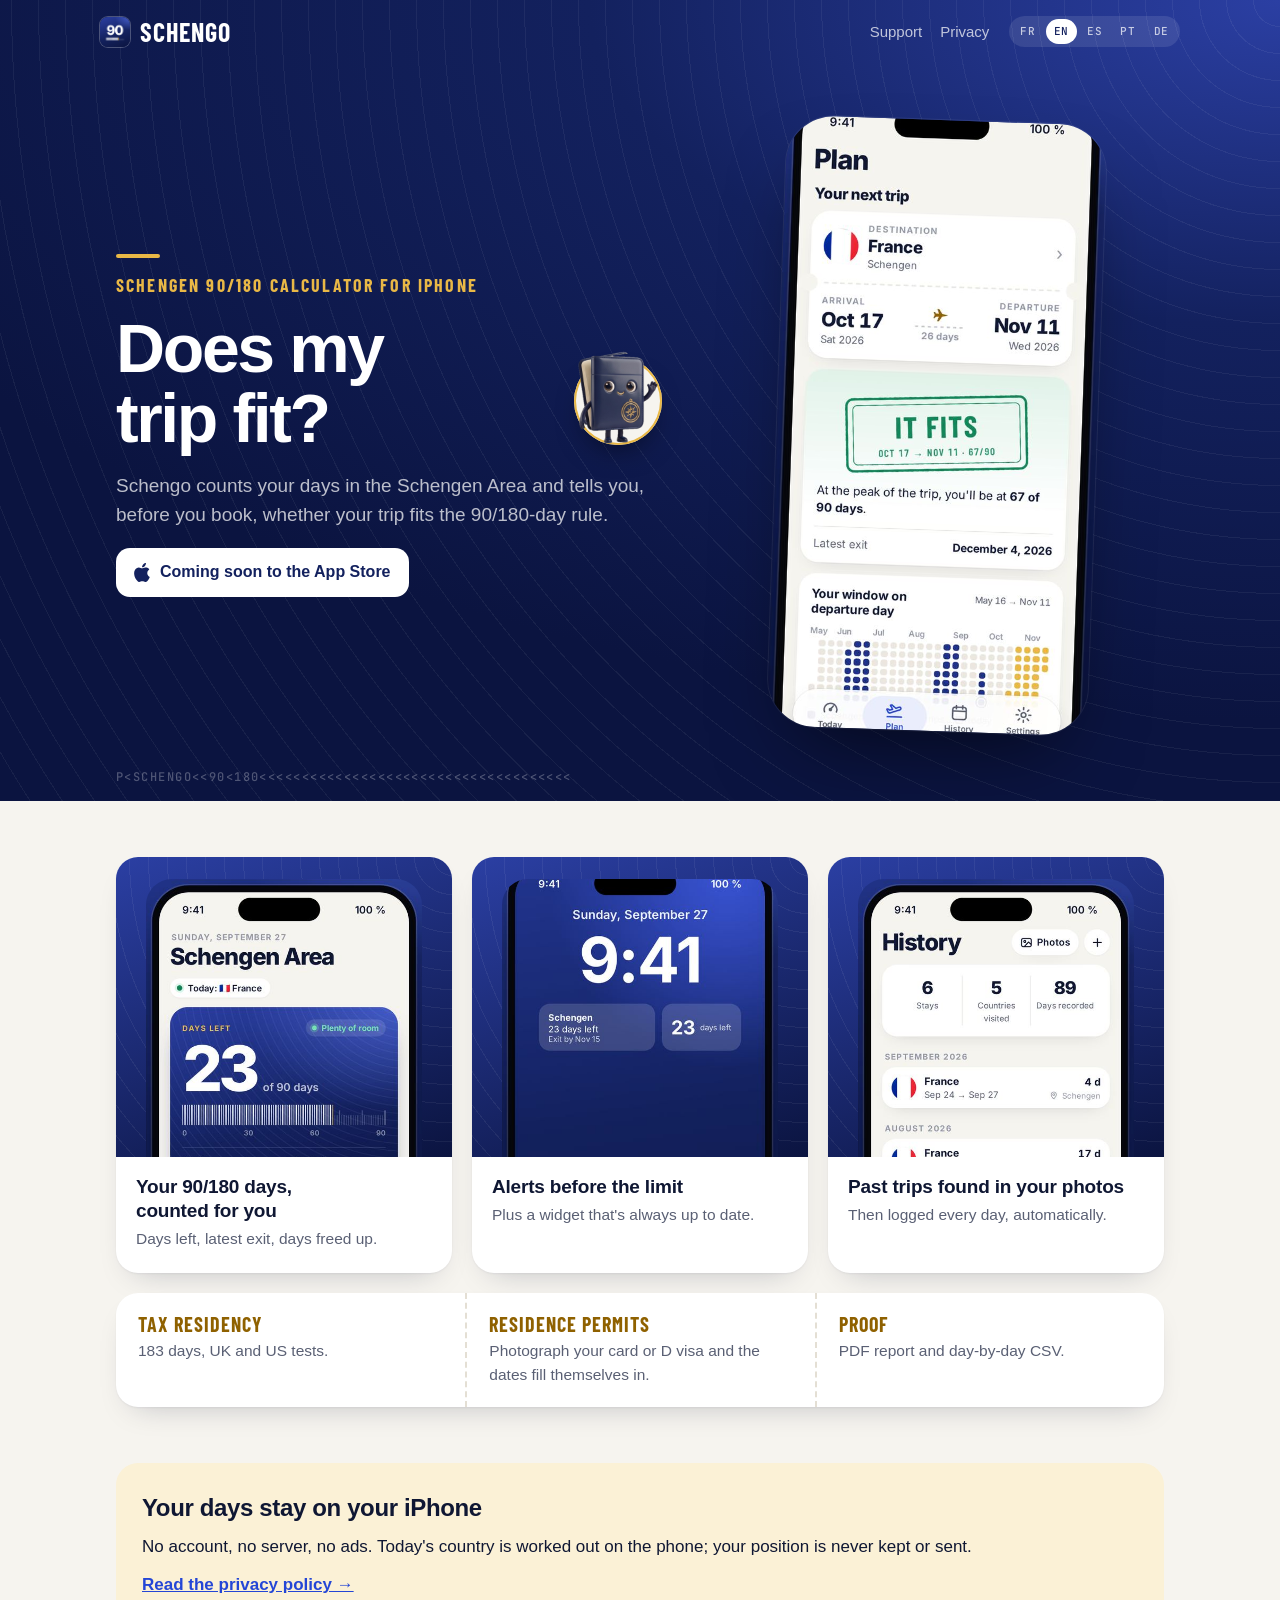
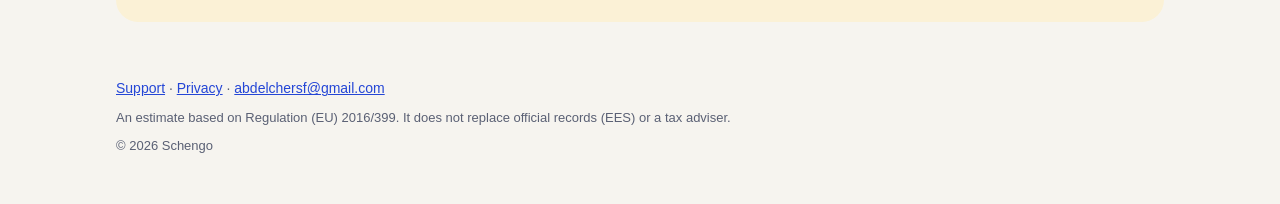
<file: index.html>
<!doctype html>
<html lang="fr">
<head>
<meta charset="utf-8">
<meta name="viewport" content="width=device-width, initial-scale=1">
<title>Schengo · Schengen 90/180</title>
<meta name="description" content="Schengo : calculateur Schengen 90/180 et jours de résidence fiscale pour iPhone. Schengen 90/180 calculator for iPhone.">
<link rel="icon" href="img/icon-128.png">
<link rel="preconnect" href="https://fonts.googleapis.com">
<link rel="preconnect" href="https://fonts.gstatic.com" crossorigin>
<link rel="stylesheet" href="https://fonts.googleapis.com/css2?family=Barlow+Condensed:wght@600;700&family=JetBrains+Mono:wght@500&display=swap">
<link rel="stylesheet" href="site.css">
<script>try{var s=localStorage.getItem("lang");var n=(navigator.language||"fr").slice(0,2);var l=["fr","en","es","pt","de"].indexOf(s)>=0?s:(["fr","en","es","pt","de"].indexOf(n)>=0?n:"en");document.documentElement.dataset.lang=l;document.documentElement.lang=l}catch(_){}</script>
</head>
<body class="home">
<header class="bar">
  <a class="brand" href="./"><img class="seal" src="img/icon-128.png" width="30" height="30" alt="">Schengo</a>
  <nav class="links"><a href="support.html"><span data-l="fr" lang="fr">Assistance</span><span data-l="en" lang="en">Support</span><span data-l="es" lang="es">Soporte</span><span data-l="pt" lang="pt">Suporte</span><span data-l="de" lang="de">Hilfe</span></a><a href="privacy.html"><span data-l="fr" lang="fr">Confidentialité</span><span data-l="en" lang="en">Privacy</span><span data-l="es" lang="es">Privacidad</span><span data-l="pt" lang="pt">Privacidade</span><span data-l="de" lang="de">Datenschutz</span></a></nav>
  <div class="langs" role="group" aria-label="Language"><button type="button" data-set="fr">FR</button><button type="button" data-set="en">EN</button><button type="button" data-set="es">ES</button><button type="button" data-set="pt">PT</button><button type="button" data-set="de">DE</button></div>
</header>
<main>
<section class="hero">
  <div class="hero-inner">
    <div class="hero-text"><div data-l="fr" lang="fr"><p class="eyebrow">Calculateur Schengen 90/180 pour iPhone</p>
<div class="title-row"><h1>Est-ce que mon voyage passe ?</h1><span class="medallion"><img class="mascot" src="img/schengo-salut.png" width="96" alt=""></span></div>
<p class="lede">Schengo compte tes jours dans l&#x27;espace Schengen et te dit, avant de réserver, si ton voyage tient dans les 90 jours sur 180.</p>
<p class="soon"><span class="apple" aria-hidden="true"></span>Bientôt sur l&#x27;App Store</p></div>
<div data-l="en" lang="en"><p class="eyebrow">Schengen 90/180 calculator for iPhone</p>
<div class="title-row"><h1>Does my trip fit?</h1><span class="medallion"><img class="mascot" src="img/schengo-salut.png" width="96" alt=""></span></div>
<p class="lede">Schengo counts your days in the Schengen Area and tells you, before you book, whether your trip fits the 90/180-day rule.</p>
<p class="soon"><span class="apple" aria-hidden="true"></span>Coming soon to the App Store</p></div>
<div data-l="es" lang="es"><p class="eyebrow">Calculadora Schengen 90/180 para iPhone</p>
<div class="title-row"><h1>¿Cabe mi viaje?</h1><span class="medallion"><img class="mascot" src="img/schengo-salut.png" width="96" alt=""></span></div>
<p class="lede">Schengo cuenta tus días en el espacio Schengen y te dice, antes de reservar, si tu viaje cabe en los 90 días de cada 180.</p>
<p class="soon"><span class="apple" aria-hidden="true"></span>Muy pronto en el App Store</p></div>
<div data-l="pt" lang="pt"><p class="eyebrow">Calculadora Schengen 90/180 para iPhone</p>
<div class="title-row"><h1>Minha viagem cabe?</h1><span class="medallion"><img class="mascot" src="img/schengo-salut.png" width="96" alt=""></span></div>
<p class="lede">O Schengo conta seus dias no Espaço Schengen e diz, antes de reservar, se sua viagem cabe nos 90 dias a cada 180.</p>
<p class="soon"><span class="apple" aria-hidden="true"></span>Em breve na App Store</p></div>
<div data-l="de" lang="de"><p class="eyebrow">Schengen-Rechner 90/180 für das iPhone</p>
<div class="title-row"><h1>Passt meine Reise?</h1><span class="medallion"><img class="mascot" src="img/schengo-salut.png" width="96" alt=""></span></div>
<p class="lede">Schengo zählt deine Tage im Schengen-Raum und sagt dir vor der Buchung, ob deine Reise in die 90 Tage pro 180 passt.</p>
<p class="soon"><span class="apple" aria-hidden="true"></span>Bald im App Store</p></div></div>
    <div class="hero-visual"><div data-l="fr" lang="fr"><figure class="phone"><img src="img/fr-plan.jpg" width="520" height="993" alt=""></figure></div>
<div data-l="en" lang="en"><figure class="phone"><img src="img/en-plan.jpg" width="520" height="993" alt=""></figure></div>
<div data-l="es" lang="es"><figure class="phone"><img src="img/es-plan.jpg" width="520" height="993" alt=""></figure></div>
<div data-l="pt" lang="pt"><figure class="phone"><img src="img/pt-plan.jpg" width="520" height="993" alt=""></figure></div>
<div data-l="de" lang="de"><figure class="phone"><img src="img/de-plan.jpg" width="520" height="993" alt=""></figure></div></div>
  </div>
  <p class="mrz" aria-hidden="true">P&lt;SCHENGO&lt;&lt;90&lt;180&lt;&lt;&lt;&lt;&lt;&lt;&lt;&lt;&lt;&lt;&lt;&lt;&lt;&lt;&lt;&lt;&lt;&lt;&lt;&lt;&lt;&lt;&lt;&lt;&lt;&lt;&lt;&lt;&lt;&lt;&lt;&lt;&lt;&lt;&lt;&lt;&lt;</p>
</section>
<section class="wrap"><div data-l="fr" lang="fr"><div class="features"><article class="feature">
  <div class="shot"><img src="img/fr-today.jpg" width="520" height="993" alt="" loading="lazy"></div>
  <h2>90 jours sur 180, comptés pour toi</h2><p>Jours restants, sortie au plus tard, jours libérés.</p>
</article><article class="feature">
  <div class="shot"><img src="img/fr-alerts.jpg" width="520" height="993" alt="" loading="lazy"></div>
  <h2>Alertes avant la limite</h2><p>Et un widget toujours à jour.</p>
</article><article class="feature">
  <div class="shot"><img src="img/fr-history.jpg" width="520" height="993" alt="" loading="lazy"></div>
  <h2>Tes voyages retrouvés dans tes photos</h2><p>Puis notés chaque jour, automatiquement.</p>
</article></div><ul class="ticket"><li><b>Résidence fiscale</b><span>183 jours, règles du Royaume-Uni et des États-Unis.</span></li><li><b>Titres de séjour</b><span>Photographie ta carte ou ton visa D : les dates se remplissent.</span></li><li><b>Preuves</b><span>Relevé PDF et tableau CSV jour par jour.</span></li></ul></div>
<div data-l="en" lang="en"><div class="features"><article class="feature">
  <div class="shot"><img src="img/en-today.jpg" width="520" height="993" alt="" loading="lazy"></div>
  <h2>Your 90/180 days, counted for you</h2><p>Days left, latest exit, days freed up.</p>
</article><article class="feature">
  <div class="shot"><img src="img/en-alerts.jpg" width="520" height="993" alt="" loading="lazy"></div>
  <h2>Alerts before the limit</h2><p>Plus a widget that&#x27;s always up to date.</p>
</article><article class="feature">
  <div class="shot"><img src="img/en-history.jpg" width="520" height="993" alt="" loading="lazy"></div>
  <h2>Past trips found in your photos</h2><p>Then logged every day, automatically.</p>
</article></div><ul class="ticket"><li><b>Tax residency</b><span>183 days, UK and US tests.</span></li><li><b>Residence permits</b><span>Photograph your card or D visa and the dates fill themselves in.</span></li><li><b>Proof</b><span>PDF report and day-by-day CSV.</span></li></ul></div>
<div data-l="es" lang="es"><div class="features"><article class="feature">
  <div class="shot"><img src="img/es-today.jpg" width="520" height="993" alt="" loading="lazy"></div>
  <h2>Tus 90/180 días, contados por ti</h2><p>Días restantes, salida más tardía, días liberados.</p>
</article><article class="feature">
  <div class="shot"><img src="img/es-alerts.jpg" width="520" height="993" alt="" loading="lazy"></div>
  <h2>Avisos antes del límite</h2><p>Y un widget siempre al día.</p>
</article><article class="feature">
  <div class="shot"><img src="img/es-history.jpg" width="520" height="993" alt="" loading="lazy"></div>
  <h2>Tus viajes, recuperados de tus fotos</h2><p>Y anotados cada día, automáticamente.</p>
</article></div><ul class="ticket"><li><b>Residencia fiscal</b><span>183 días, reglas del Reino Unido y EE. UU.</span></li><li><b>Permisos de residencia</b><span>Fotografía tu tarjeta o visado D y las fechas se rellenan solas.</span></li><li><b>Pruebas</b><span>Informe PDF y CSV día a día.</span></li></ul></div>
<div data-l="pt" lang="pt"><div class="features"><article class="feature">
  <div class="shot"><img src="img/pt-today.jpg" width="520" height="993" alt="" loading="lazy"></div>
  <h2>Seus 90/180 dias, contados por você</h2><p>Dias restantes, saída mais tardia, dias liberados.</p>
</article><article class="feature">
  <div class="shot"><img src="img/pt-alerts.jpg" width="520" height="993" alt="" loading="lazy"></div>
  <h2>Alertas antes do limite</h2><p>E um widget sempre atualizado.</p>
</article><article class="feature">
  <div class="shot"><img src="img/pt-history.jpg" width="520" height="993" alt="" loading="lazy"></div>
  <h2>Suas viagens, encontradas nas fotos</h2><p>E registradas todo dia, automaticamente.</p>
</article></div><ul class="ticket"><li><b>Residência fiscal</b><span>183 dias, regras do Reino Unido e dos EUA.</span></li><li><b>Autorizações de residência</b><span>Fotografe seu cartão ou visto D e as datas se preenchem sozinhas.</span></li><li><b>Comprovantes</b><span>Relatório PDF e CSV dia a dia.</span></li></ul></div>
<div data-l="de" lang="de"><div class="features"><article class="feature">
  <div class="shot"><img src="img/de-today.jpg" width="520" height="993" alt="" loading="lazy"></div>
  <h2>Deine 90/180 Tage, für dich gezählt</h2><p>Resttage, späteste Ausreise, frei werdende Tage.</p>
</article><article class="feature">
  <div class="shot"><img src="img/de-alerts.jpg" width="520" height="993" alt="" loading="lazy"></div>
  <h2>Warnungen vor der Grenze</h2><p>Und ein Widget, immer aktuell.</p>
</article><article class="feature">
  <div class="shot"><img src="img/de-history.jpg" width="520" height="993" alt="" loading="lazy"></div>
  <h2>Frühere Reisen aus deinen Fotos</h2><p>Danach jeden Tag automatisch erfasst.</p>
</article></div><ul class="ticket"><li><b>Steuerwohnsitz</b><span>183 Tage, UK- und US-Regeln.</span></li><li><b>Aufenthaltstitel</b><span>Fotografiere deine Karte oder dein D-Visum, die Daten füllen sich selbst aus.</span></li><li><b>Nachweise</b><span>PDF-Bericht und CSV Tag für Tag.</span></li></ul></div></section>
<section class="wrap promise"><div data-l="fr" lang="fr"><h2>Tes jours restent sur ton iPhone</h2><p>Pas de compte, pas de serveur, pas de publicité. Le pays du jour est calculé sur le téléphone ; ta position n&#x27;est ni gardée ni envoyée.</p><p><a href="privacy.html">Lire la politique de confidentialité →</a></p></div>
<div data-l="en" lang="en"><h2>Your days stay on your iPhone</h2><p>No account, no server, no ads. Today&#x27;s country is worked out on the phone; your position is never kept or sent.</p><p><a href="privacy.html">Read the privacy policy →</a></p></div>
<div data-l="es" lang="es"><h2>Tus días se quedan en tu iPhone</h2><p>Sin cuenta, sin servidor, sin publicidad. El país del día se calcula en el teléfono; tu posición nunca se guarda ni se envía.</p><p><a href="privacy.html">Leer la política de privacidad →</a></p></div>
<div data-l="pt" lang="pt"><h2>Seus dias ficam no seu iPhone</h2><p>Sem conta, sem servidor, sem anúncios. O país do dia é calculado no celular; sua posição nunca é guardada nem enviada.</p><p><a href="privacy.html">Ler a política de privacidade →</a></p></div>
<div data-l="de" lang="de"><h2>Deine Tage bleiben auf deinem iPhone</h2><p>Kein Konto, kein Server, keine Werbung. Das Land des Tages wird auf dem Telefon bestimmt; dein Standort wird nie gespeichert oder gesendet.</p><p><a href="privacy.html">Datenschutzerklärung lesen →</a></p></div></section>
</main>
<footer class="foot">
  <p><a href="support.html"><span data-l="fr" lang="fr">Assistance</span><span data-l="en" lang="en">Support</span><span data-l="es" lang="es">Soporte</span><span data-l="pt" lang="pt">Suporte</span><span data-l="de" lang="de">Hilfe</span></a> · <a href="privacy.html"><span data-l="fr" lang="fr">Confidentialité</span><span data-l="en" lang="en">Privacy</span><span data-l="es" lang="es">Privacidad</span><span data-l="pt" lang="pt">Privacidade</span><span data-l="de" lang="de">Datenschutz</span></a> · <a href="mailto:abdelchersf@gmail.com">abdelchersf@gmail.com</a></p>
  <p class="fine"><span data-l="fr" lang="fr">Calcul indicatif, selon le règlement (UE) 2016/399. Il ne remplace ni les registres officiels (EES) ni un conseiller fiscal.</span><span data-l="en" lang="en">An estimate based on Regulation (EU) 2016/399. It does not replace official records (EES) or a tax adviser.</span><span data-l="es" lang="es">Cálculo orientativo según el Reglamento (UE) 2016/399. No sustituye los registros oficiales (EES) ni a un asesor fiscal.</span><span data-l="pt" lang="pt">Cálculo indicativo, segundo o Regulamento (UE) 2016/399. Não substitui os registros oficiais (EES) nem um consultor fiscal.</span><span data-l="de" lang="de">Eine Schätzung nach Verordnung (EU) 2016/399. Sie ersetzt weder amtliche Register (EES) noch eine Steuerberatung.</span></p>
  <p class="fine">© 2026 Schengo</p>
</footer>
<script src="site.js"></script>
</body>
</html>
</file>
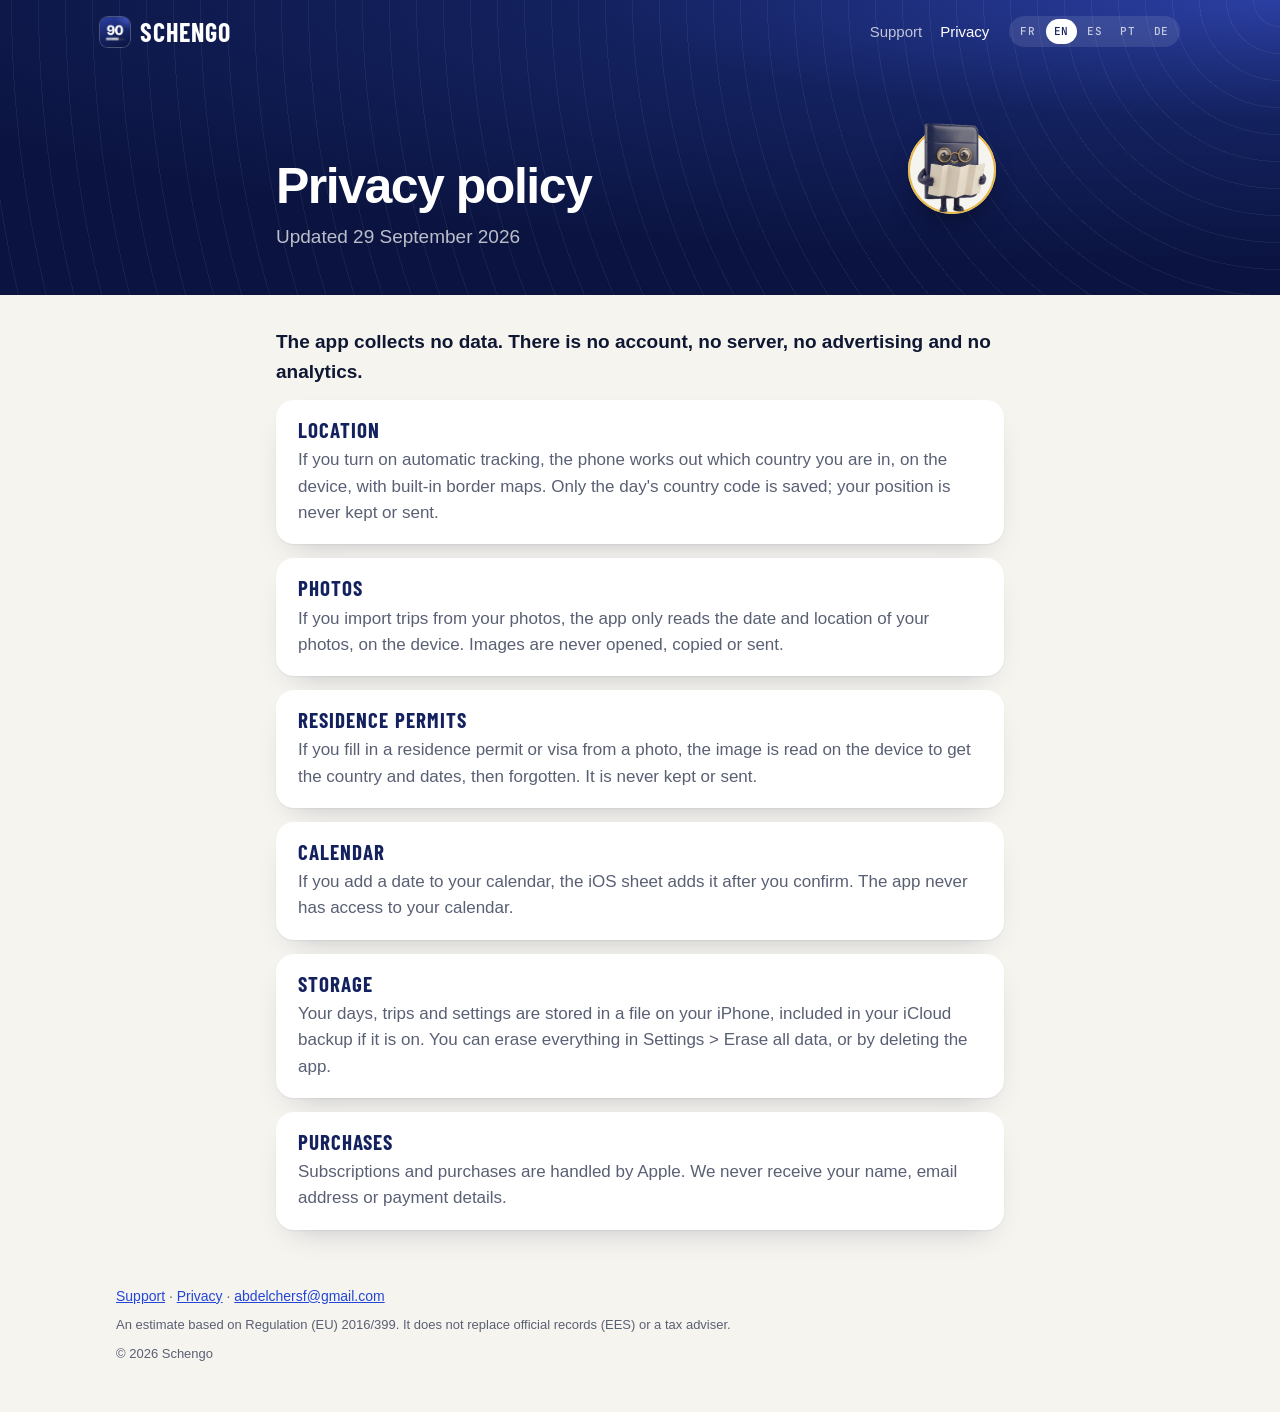
<file: privacy.html>
<!doctype html>
<html lang="fr">
<head>
<meta charset="utf-8">
<meta name="viewport" content="width=device-width, initial-scale=1">
<title>Privacy policy · Schengo</title>
<meta name="description" content="Schengo : calculateur Schengen 90/180 et jours de résidence fiscale pour iPhone. Schengen 90/180 calculator for iPhone.">
<link rel="icon" href="img/icon-128.png">
<link rel="preconnect" href="https://fonts.googleapis.com">
<link rel="preconnect" href="https://fonts.gstatic.com" crossorigin>
<link rel="stylesheet" href="https://fonts.googleapis.com/css2?family=Barlow+Condensed:wght@600;700&family=JetBrains+Mono:wght@500&display=swap">
<link rel="stylesheet" href="site.css">
<script>try{var s=localStorage.getItem("lang");var n=(navigator.language||"fr").slice(0,2);var l=["fr","en","es","pt","de"].indexOf(s)>=0?s:(["fr","en","es","pt","de"].indexOf(n)>=0?n:"en");document.documentElement.dataset.lang=l;document.documentElement.lang=l}catch(_){}</script>
</head>
<body class="privacy">
<header class="bar">
  <a class="brand" href="./"><img class="seal" src="img/icon-128.png" width="30" height="30" alt="">Schengo</a>
  <nav class="links"><a href="support.html"><span data-l="fr" lang="fr">Assistance</span><span data-l="en" lang="en">Support</span><span data-l="es" lang="es">Soporte</span><span data-l="pt" lang="pt">Suporte</span><span data-l="de" lang="de">Hilfe</span></a><a href="privacy.html" aria-current=page><span data-l="fr" lang="fr">Confidentialité</span><span data-l="en" lang="en">Privacy</span><span data-l="es" lang="es">Privacidad</span><span data-l="pt" lang="pt">Privacidade</span><span data-l="de" lang="de">Datenschutz</span></a></nav>
  <div class="langs" role="group" aria-label="Language"><button type="button" data-set="fr">FR</button><button type="button" data-set="en">EN</button><button type="button" data-set="es">ES</button><button type="button" data-set="pt">PT</button><button type="button" data-set="de">DE</button></div>
</header>
<main>
<section class="band"><div class="band-inner"><div data-l="fr" lang="fr"><div class="title-row"><h1>Politique de confidentialité</h1><span class="medallion"><img class="mascot" src="img/schengo-lecture.png" width="96" alt=""></span></div><p class="lede">Mis à jour le 29 septembre 2026</p></div>
<div data-l="en" lang="en"><div class="title-row"><h1>Privacy policy</h1><span class="medallion"><img class="mascot" src="img/schengo-lecture.png" width="96" alt=""></span></div><p class="lede">Updated 29 September 2026</p></div>
<div data-l="es" lang="es"><div class="title-row"><h1>Política de privacidad</h1><span class="medallion"><img class="mascot" src="img/schengo-lecture.png" width="96" alt=""></span></div><p class="lede">Actualizado el 29 de septiembre de 2026</p></div>
<div data-l="pt" lang="pt"><div class="title-row"><h1>Política de privacidade</h1><span class="medallion"><img class="mascot" src="img/schengo-lecture.png" width="96" alt=""></span></div><p class="lede">Atualizado em 29 de setembro de 2026</p></div>
<div data-l="de" lang="de"><div class="title-row"><h1>Datenschutzerklärung</h1><span class="medallion"><img class="mascot" src="img/schengo-lecture.png" width="96" alt=""></span></div><p class="lede">Aktualisiert am 29. September 2026</p></div></div></section>
<section class="wrap doc"><div data-l="fr" lang="fr"><p class="intro">L&amp;#x27;app ne collecte aucune donnée. Il n&amp;#x27;y a ni compte, ni serveur, ni publicité, ni outil de mesure d&amp;#x27;audience.</p>
<section class="card"><h2>Localisation</h2><p>Si tu actives le suivi automatique, le téléphone détermine le pays où tu te trouves, sur l&#x27;appareil, avec une carte des frontières intégrée. Seul le code du pays du jour est enregistré ; ta position n&#x27;est jamais conservée ni envoyée.</p></section>
<section class="card"><h2>Photos</h2><p>Si tu importes tes voyages depuis tes photos, l&#x27;app lit uniquement la date et le lieu des photos, sur l&#x27;appareil. Les images ne sont jamais ouvertes, copiées ou envoyées.</p></section>
<section class="card"><h2>Titres de séjour</h2><p>Si tu remplis un titre de séjour ou un visa depuis une photo, l&#x27;image est lue sur l&#x27;appareil pour en extraire le pays et les dates, puis oubliée. Elle n&#x27;est ni conservée ni envoyée.</p></section>
<section class="card"><h2>Calendrier</h2><p>Si tu ajoutes une date à ton calendrier, c&#x27;est la fenêtre d&#x27;iOS qui l&#x27;ajoute après ta confirmation. L&#x27;app n&#x27;a jamais accès à ton agenda.</p></section>
<section class="card"><h2>Stockage</h2><p>Tes jours, voyages et réglages sont stockés dans un fichier sur ton iPhone, inclus dans ta sauvegarde iCloud si elle est activée. Tu peux tout effacer dans Réglages &gt; Effacer toutes les données, ou en supprimant l&#x27;app.</p></section>
<section class="card"><h2>Achats</h2><p>Les abonnements et achats sont traités par Apple. Nous ne recevons ni ton nom, ni ton adresse e-mail, ni tes informations de paiement.</p></section></div>
<div data-l="en" lang="en"><p class="intro">The app collects no data. There is no account, no server, no advertising and no analytics.</p>
<section class="card"><h2>Location</h2><p>If you turn on automatic tracking, the phone works out which country you are in, on the device, with built-in border maps. Only the day&#x27;s country code is saved; your position is never kept or sent.</p></section>
<section class="card"><h2>Photos</h2><p>If you import trips from your photos, the app only reads the date and location of your photos, on the device. Images are never opened, copied or sent.</p></section>
<section class="card"><h2>Residence permits</h2><p>If you fill in a residence permit or visa from a photo, the image is read on the device to get the country and dates, then forgotten. It is never kept or sent.</p></section>
<section class="card"><h2>Calendar</h2><p>If you add a date to your calendar, the iOS sheet adds it after you confirm. The app never has access to your calendar.</p></section>
<section class="card"><h2>Storage</h2><p>Your days, trips and settings are stored in a file on your iPhone, included in your iCloud backup if it is on. You can erase everything in Settings &gt; Erase all data, or by deleting the app.</p></section>
<section class="card"><h2>Purchases</h2><p>Subscriptions and purchases are handled by Apple. We never receive your name, email address or payment details.</p></section></div>
<div data-l="es" lang="es"><p class="intro">La app no recopila ningún dato. No hay cuenta, ni servidor, ni publicidad, ni herramientas de analítica.</p>
<section class="card"><h2>Ubicación</h2><p>Si activas el seguimiento automático, el teléfono determina en qué país estás, en el propio dispositivo, con mapas de fronteras integrados. Solo se guarda el código del país del día; tu posición nunca se conserva ni se envía.</p></section>
<section class="card"><h2>Fotos</h2><p>Si importas tus viajes desde tus fotos, la app solo lee la fecha y el lugar de las fotos, en el dispositivo. Las imágenes nunca se abren, copian ni envían.</p></section>
<section class="card"><h2>Permisos de residencia</h2><p>Si rellenas un permiso de residencia o un visado con una foto, la imagen se lee en el dispositivo para obtener el país y las fechas, y luego se olvida. Nunca se guarda ni se envía.</p></section>
<section class="card"><h2>Calendario</h2><p>Si añades una fecha a tu calendario, es la ventana de iOS la que la añade tras tu confirmación. La app nunca tiene acceso a tu calendario.</p></section>
<section class="card"><h2>Almacenamiento</h2><p>Tus días, viajes y ajustes se guardan en un archivo en tu iPhone, incluido en tu copia de iCloud si está activada. Puedes borrarlo todo en Ajustes &gt; Borrar todos los datos, o eliminando la app.</p></section>
<section class="card"><h2>Compras</h2><p>Las suscripciones y compras las gestiona Apple. Nunca recibimos tu nombre, tu correo ni tus datos de pago.</p></section></div>
<div data-l="pt" lang="pt"><p class="intro">O app não coleta nenhum dado. Não há conta, servidor, publicidade nem ferramentas de análise.</p>
<section class="card"><h2>Localização</h2><p>Se você ativar o rastreamento automático, o celular identifica em que país você está, no próprio aparelho, com mapas de fronteiras integrados. Só o código do país do dia é salvo; sua posição nunca é guardada nem enviada.</p></section>
<section class="card"><h2>Fotos</h2><p>Se você importar viagens das suas fotos, o app só lê a data e o local das fotos, no aparelho. As imagens nunca são abertas, copiadas ou enviadas.</p></section>
<section class="card"><h2>Autorizações de residência</h2><p>Se você preencher uma autorização de residência ou um visto com uma foto, a imagem é lida no aparelho para obter o país e as datas, e depois esquecida. Ela nunca é guardada nem enviada.</p></section>
<section class="card"><h2>Calendário</h2><p>Se você adicionar uma data ao calendário, é a janela do iOS que a adiciona depois da sua confirmação. O app nunca tem acesso à sua agenda.</p></section>
<section class="card"><h2>Armazenamento</h2><p>Seus dias, viagens e ajustes ficam num arquivo no seu iPhone, incluído no backup do iCloud se ele estiver ativo. Você pode apagar tudo em Ajustes &gt; Apagar todos os dados, ou apagando o app.</p></section>
<section class="card"><h2>Compras</h2><p>Assinaturas e compras são processadas pela Apple. Nunca recebemos seu nome, e-mail ou dados de pagamento.</p></section></div>
<div data-l="de" lang="de"><p class="intro">Die App erhebt keine Daten. Es gibt kein Konto, keinen Server, keine Werbung und keine Analysewerkzeuge.</p>
<section class="card"><h2>Standort</h2><p>Wenn du die automatische Erfassung einschaltest, bestimmt das Telefon auf dem Gerät mit eingebauten Grenzkarten, in welchem Land du bist. Nur der Ländercode des Tages wird gespeichert; dein Standort wird nie aufbewahrt oder gesendet.</p></section>
<section class="card"><h2>Fotos</h2><p>Wenn du Reisen aus deinen Fotos importierst, liest die App auf dem Gerät nur Datum und Ort der Fotos. Die Bilder werden nie geöffnet, kopiert oder gesendet.</p></section>
<section class="card"><h2>Aufenthaltstitel</h2><p>Wenn du einen Aufenthaltstitel oder ein Visum aus einem Foto ausfüllst, wird das Bild auf dem Gerät gelesen, um Land und Daten zu erhalten, und dann vergessen. Es wird nie gespeichert oder gesendet.</p></section>
<section class="card"><h2>Kalender</h2><p>Wenn du ein Datum zu deinem Kalender hinzufügst, fügt das iOS-Fenster es nach deiner Bestätigung hinzu. Die App hat nie Zugriff auf deinen Kalender.</p></section>
<section class="card"><h2>Speicherung</h2><p>Deine Tage, Reisen und Einstellungen liegen in einer Datei auf deinem iPhone und sind in deinem iCloud-Backup enthalten, wenn es aktiviert ist. Du kannst alles unter Einstellungen &gt; Alle Daten löschen oder durch Löschen der App entfernen.</p></section>
<section class="card"><h2>Käufe</h2><p>Abos und Käufe wickelt Apple ab. Wir erhalten weder deinen Namen noch deine E-Mail-Adresse noch Zahlungsdaten.</p></section></div></section>
</main>
<footer class="foot">
  <p><a href="support.html"><span data-l="fr" lang="fr">Assistance</span><span data-l="en" lang="en">Support</span><span data-l="es" lang="es">Soporte</span><span data-l="pt" lang="pt">Suporte</span><span data-l="de" lang="de">Hilfe</span></a> · <a href="privacy.html"><span data-l="fr" lang="fr">Confidentialité</span><span data-l="en" lang="en">Privacy</span><span data-l="es" lang="es">Privacidad</span><span data-l="pt" lang="pt">Privacidade</span><span data-l="de" lang="de">Datenschutz</span></a> · <a href="mailto:abdelchersf@gmail.com">abdelchersf@gmail.com</a></p>
  <p class="fine"><span data-l="fr" lang="fr">Calcul indicatif, selon le règlement (UE) 2016/399. Il ne remplace ni les registres officiels (EES) ni un conseiller fiscal.</span><span data-l="en" lang="en">An estimate based on Regulation (EU) 2016/399. It does not replace official records (EES) or a tax adviser.</span><span data-l="es" lang="es">Cálculo orientativo según el Reglamento (UE) 2016/399. No sustituye los registros oficiales (EES) ni a un asesor fiscal.</span><span data-l="pt" lang="pt">Cálculo indicativo, segundo o Regulamento (UE) 2016/399. Não substitui os registros oficiais (EES) nem um consultor fiscal.</span><span data-l="de" lang="de">Eine Schätzung nach Verordnung (EU) 2016/399. Sie ersetzt weder amtliche Register (EES) noch eine Steuerberatung.</span></p>
  <p class="fine">© 2026 Schengo</p>
</footer>
<script src="site.js"></script>
</body>
</html>
</file>
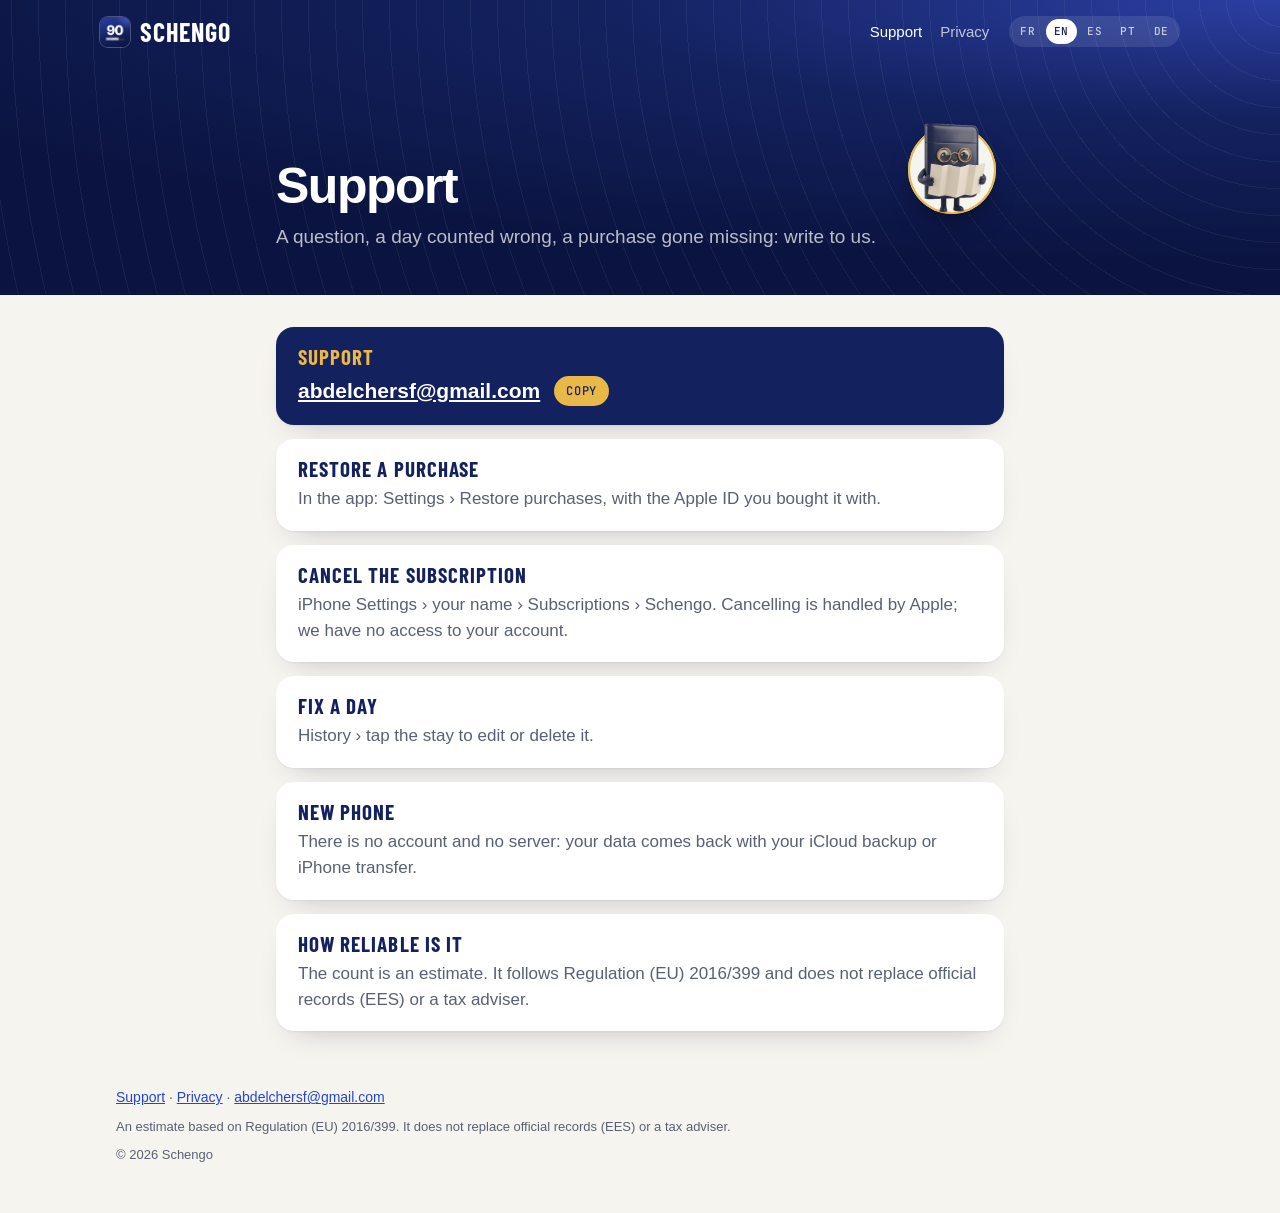
<file: support.html>
<!doctype html>
<html lang="fr">
<head>
<meta charset="utf-8">
<meta name="viewport" content="width=device-width, initial-scale=1">
<title>Support · Schengo</title>
<meta name="description" content="Schengo : calculateur Schengen 90/180 et jours de résidence fiscale pour iPhone. Schengen 90/180 calculator for iPhone.">
<link rel="icon" href="img/icon-128.png">
<link rel="preconnect" href="https://fonts.googleapis.com">
<link rel="preconnect" href="https://fonts.gstatic.com" crossorigin>
<link rel="stylesheet" href="https://fonts.googleapis.com/css2?family=Barlow+Condensed:wght@600;700&family=JetBrains+Mono:wght@500&display=swap">
<link rel="stylesheet" href="site.css">
<script>try{var s=localStorage.getItem("lang");var n=(navigator.language||"fr").slice(0,2);var l=["fr","en","es","pt","de"].indexOf(s)>=0?s:(["fr","en","es","pt","de"].indexOf(n)>=0?n:"en");document.documentElement.dataset.lang=l;document.documentElement.lang=l}catch(_){}</script>
</head>
<body class="support">
<header class="bar">
  <a class="brand" href="./"><img class="seal" src="img/icon-128.png" width="30" height="30" alt="">Schengo</a>
  <nav class="links"><a href="support.html" aria-current=page><span data-l="fr" lang="fr">Assistance</span><span data-l="en" lang="en">Support</span><span data-l="es" lang="es">Soporte</span><span data-l="pt" lang="pt">Suporte</span><span data-l="de" lang="de">Hilfe</span></a><a href="privacy.html"><span data-l="fr" lang="fr">Confidentialité</span><span data-l="en" lang="en">Privacy</span><span data-l="es" lang="es">Privacidad</span><span data-l="pt" lang="pt">Privacidade</span><span data-l="de" lang="de">Datenschutz</span></a></nav>
  <div class="langs" role="group" aria-label="Language"><button type="button" data-set="fr">FR</button><button type="button" data-set="en">EN</button><button type="button" data-set="es">ES</button><button type="button" data-set="pt">PT</button><button type="button" data-set="de">DE</button></div>
</header>
<main>
<section class="band"><div class="band-inner"><div data-l="fr" lang="fr"><div class="title-row"><h1>Assistance</h1><span class="medallion"><img class="mascot" src="img/schengo-lecture.png" width="96" alt=""></span></div><p class="lede">Une question, un jour mal compté, un achat introuvable : écris-nous.</p></div>
<div data-l="en" lang="en"><div class="title-row"><h1>Support</h1><span class="medallion"><img class="mascot" src="img/schengo-lecture.png" width="96" alt=""></span></div><p class="lede">A question, a day counted wrong, a purchase gone missing: write to us.</p></div>
<div data-l="es" lang="es"><div class="title-row"><h1>Soporte</h1><span class="medallion"><img class="mascot" src="img/schengo-lecture.png" width="96" alt=""></span></div><p class="lede">Una pregunta, un día mal contado, una compra que no aparece: escríbenos.</p></div>
<div data-l="pt" lang="pt"><div class="title-row"><h1>Suporte</h1><span class="medallion"><img class="mascot" src="img/schengo-lecture.png" width="96" alt=""></span></div><p class="lede">Uma dúvida, um dia contado errado, uma compra sumida: escreva para nós.</p></div>
<div data-l="de" lang="de"><div class="title-row"><h1>Hilfe</h1><span class="medallion"><img class="mascot" src="img/schengo-lecture.png" width="96" alt=""></span></div><p class="lede">Eine Frage, ein falsch gezählter Tag, ein fehlender Kauf: schreib uns.</p></div></div></section>
<section class="wrap doc"><div data-l="fr" lang="fr"><section class="card contact"><h2>Assistance</h2>
<p class="mail"><a href="mailto:abdelchersf@gmail.com">abdelchersf@gmail.com</a> <button type="button" class="copy" data-copy="abdelchersf@gmail.com">Copier</button></p></section>
<section class="card"><h2>Restaurer un achat</h2><p>Dans l&#x27;app : Réglages › Restaurer les achats, avec le même identifiant Apple que pour l&#x27;achat.</p></section>
<section class="card"><h2>Annuler l&#x27;abonnement</h2><p>Réglages de l&#x27;iPhone › ton nom › Abonnements › Schengo. L&#x27;annulation se fait chez Apple ; nous n&#x27;avons pas accès à ton compte.</p></section>
<section class="card"><h2>Corriger un jour</h2><p>Historique › touche le séjour pour le modifier ou le supprimer.</p></section>
<section class="card"><h2>Changer de téléphone</h2><p>Il n&#x27;y a ni compte ni serveur : tes données reviennent avec ta sauvegarde iCloud ou le transfert d&#x27;iPhone.</p></section>
<section class="card"><h2>Fiabilité du calcul</h2><p>Le calcul est indicatif. Il suit le règlement (UE) 2016/399 et ne remplace ni les registres officiels (EES) ni un conseiller fiscal.</p></section></div>
<div data-l="en" lang="en"><section class="card contact"><h2>Support</h2>
<p class="mail"><a href="mailto:abdelchersf@gmail.com">abdelchersf@gmail.com</a> <button type="button" class="copy" data-copy="abdelchersf@gmail.com">Copy</button></p></section>
<section class="card"><h2>Restore a purchase</h2><p>In the app: Settings › Restore purchases, with the Apple ID you bought it with.</p></section>
<section class="card"><h2>Cancel the subscription</h2><p>iPhone Settings › your name › Subscriptions › Schengo. Cancelling is handled by Apple; we have no access to your account.</p></section>
<section class="card"><h2>Fix a day</h2><p>History › tap the stay to edit or delete it.</p></section>
<section class="card"><h2>New phone</h2><p>There is no account and no server: your data comes back with your iCloud backup or iPhone transfer.</p></section>
<section class="card"><h2>How reliable is it</h2><p>The count is an estimate. It follows Regulation (EU) 2016/399 and does not replace official records (EES) or a tax adviser.</p></section></div>
<div data-l="es" lang="es"><section class="card contact"><h2>Soporte</h2>
<p class="mail"><a href="mailto:abdelchersf@gmail.com">abdelchersf@gmail.com</a> <button type="button" class="copy" data-copy="abdelchersf@gmail.com">Copiar</button></p></section>
<section class="card"><h2>Restaurar una compra</h2><p>En la app: Ajustes › Restaurar compras, con el mismo ID de Apple de la compra.</p></section>
<section class="card"><h2>Cancelar la suscripción</h2><p>Ajustes del iPhone › tu nombre › Suscripciones › Schengo. La cancelación la gestiona Apple; no tenemos acceso a tu cuenta.</p></section>
<section class="card"><h2>Corregir un día</h2><p>Historial › toca la estancia para editarla o borrarla.</p></section>
<section class="card"><h2>Cambiar de teléfono</h2><p>No hay cuenta ni servidor: tus datos vuelven con tu copia de iCloud o la transferencia de iPhone.</p></section>
<section class="card"><h2>Fiabilidad del cálculo</h2><p>El cálculo es orientativo. Sigue el Reglamento (UE) 2016/399 y no sustituye los registros oficiales (EES) ni a un asesor fiscal.</p></section></div>
<div data-l="pt" lang="pt"><section class="card contact"><h2>Suporte</h2>
<p class="mail"><a href="mailto:abdelchersf@gmail.com">abdelchersf@gmail.com</a> <button type="button" class="copy" data-copy="abdelchersf@gmail.com">Copiar</button></p></section>
<section class="card"><h2>Restaurar uma compra</h2><p>No app: Ajustes › Restaurar compras, com o mesmo ID Apple da compra.</p></section>
<section class="card"><h2>Cancelar a assinatura</h2><p>Ajustes do iPhone › seu nome › Assinaturas › Schengo. O cancelamento é feito pela Apple; não temos acesso à sua conta.</p></section>
<section class="card"><h2>Corrigir um dia</h2><p>Histórico › toque na estadia para editar ou apagar.</p></section>
<section class="card"><h2>Trocar de celular</h2><p>Não há conta nem servidor: seus dados voltam com o backup do iCloud ou a transferência de iPhone.</p></section>
<section class="card"><h2>Confiabilidade do cálculo</h2><p>O cálculo é indicativo. Segue o Regulamento (UE) 2016/399 e não substitui os registros oficiais (EES) nem um consultor fiscal.</p></section></div>
<div data-l="de" lang="de"><section class="card contact"><h2>Hilfe</h2>
<p class="mail"><a href="mailto:abdelchersf@gmail.com">abdelchersf@gmail.com</a> <button type="button" class="copy" data-copy="abdelchersf@gmail.com">Kopieren</button></p></section>
<section class="card"><h2>Kauf wiederherstellen</h2><p>In der App: Einstellungen › Käufe wiederherstellen, mit derselben Apple-ID wie beim Kauf.</p></section>
<section class="card"><h2>Abo kündigen</h2><p>iPhone-Einstellungen › dein Name › Abonnements › Schengo. Die Kündigung läuft über Apple; wir haben keinen Zugriff auf dein Konto.</p></section>
<section class="card"><h2>Einen Tag korrigieren</h2><p>Verlauf › tippe auf den Aufenthalt, um ihn zu bearbeiten oder zu löschen.</p></section>
<section class="card"><h2>Neues Telefon</h2><p>Es gibt kein Konto und keinen Server: Deine Daten kommen mit deinem iCloud-Backup oder der iPhone-Übertragung zurück.</p></section>
<section class="card"><h2>Wie genau ist die Berechnung</h2><p>Die Berechnung ist eine Schätzung. Sie folgt der Verordnung (EU) 2016/399 und ersetzt weder amtliche Register (EES) noch eine Steuerberatung.</p></section></div></section>
</main>
<footer class="foot">
  <p><a href="support.html"><span data-l="fr" lang="fr">Assistance</span><span data-l="en" lang="en">Support</span><span data-l="es" lang="es">Soporte</span><span data-l="pt" lang="pt">Suporte</span><span data-l="de" lang="de">Hilfe</span></a> · <a href="privacy.html"><span data-l="fr" lang="fr">Confidentialité</span><span data-l="en" lang="en">Privacy</span><span data-l="es" lang="es">Privacidad</span><span data-l="pt" lang="pt">Privacidade</span><span data-l="de" lang="de">Datenschutz</span></a> · <a href="mailto:abdelchersf@gmail.com">abdelchersf@gmail.com</a></p>
  <p class="fine"><span data-l="fr" lang="fr">Calcul indicatif, selon le règlement (UE) 2016/399. Il ne remplace ni les registres officiels (EES) ni un conseiller fiscal.</span><span data-l="en" lang="en">An estimate based on Regulation (EU) 2016/399. It does not replace official records (EES) or a tax adviser.</span><span data-l="es" lang="es">Cálculo orientativo según el Reglamento (UE) 2016/399. No sustituye los registros oficiales (EES) ni a un asesor fiscal.</span><span data-l="pt" lang="pt">Cálculo indicativo, segundo o Regulamento (UE) 2016/399. Não substitui os registros oficiais (EES) nem um consultor fiscal.</span><span data-l="de" lang="de">Eine Schätzung nach Verordnung (EU) 2016/399. Sie ersetzt weder amtliche Register (EES) noch eine Steuerberatung.</span></p>
  <p class="fine">© 2026 Schengo</p>
</footer>
<script src="site.js"></script>
</body>
</html>
</file>
<file: site.css>
/* Schengo, the "passport" look of the app: navy guilloche, gold accents, the green
   paper-coloured pages. Colours are the ones of Shared/Palette.swift. */
:root {
  --paper: #F6F4EF; --card: #FFFFFF; --card-2: #F2EFE8; --line: #E4DFD4;
  --ink: #0F1733; --ink-2: #5A6074; --navy: #13215E; --navy-light: #2B3FA3; --navy-deep: #0B1440;
  --gold: #E9B846; --gold-ink: #8F6100; --gold-soft: #FBF1D6; --safe: #12875A; --brand: #2446D6;
  --on-navy: #FFFFFF; --on-navy-2: rgba(255, 255, 255, .72);
  --shadow: 0 1px 2px rgba(15, 23, 51, .05), 0 14px 32px -18px rgba(15, 23, 51, .28);
  --display: "Barlow Condensed", "Arial Narrow", "Helvetica Neue", sans-serif;
  --text: -apple-system, BlinkMacSystemFont, "SF Pro Text", "Segoe UI", Roboto, "Helvetica Neue", Arial, sans-serif;
  --mono: "JetBrains Mono", ui-monospace, Menlo, monospace;
  color-scheme: light;
}
@media (prefers-color-scheme: dark) {
  :root {
    --paper: #0A0D17; --card: #141929; --card-2: #1B2133; --line: #232A3F;
    --ink: #E8EBF4; --ink-2: #A0A8BE; --gold-ink: #F1C85F; --gold-soft: #2B2410; --safe: #3DCB8D; --brand: #8098FF;
    --shadow: 0 1px 2px rgba(0, 0, 0, .3), 0 14px 32px -18px rgba(0, 0, 0, .6);
    color-scheme: dark;
  }
}
* { box-sizing: border-box; }
html { -webkit-text-size-adjust: 100%; }
body { margin: 0; background: var(--paper); color: var(--ink); font: 17px/1.55 var(--text); -webkit-font-smoothing: antialiased; }
a { color: var(--brand); }
img { max-width: 100%; height: auto; display: block; }
h1, h2 { text-wrap: balance; }
p { margin: 0; }

/* One language at a time once the script has picked one. */
html[data-lang] [data-l] { display: none; }
html[data-lang="fr"] [data-l="fr"], html[data-lang="en"] [data-l="en"], html[data-lang="es"] [data-l="es"],
html[data-lang="pt"] [data-l="pt"], html[data-lang="de"] [data-l="de"] { display: revert; }
html:not([data-lang]) div[data-l] + div[data-l] { margin-top: 32px; }

/* Top bar, over the navy band. */
.bar { position: absolute; inset: 0 0 auto; z-index: 2; display: flex; align-items: center; gap: 12px 20px; flex-wrap: wrap;
  padding: 16px max(16px, calc((100% - 1080px) / 2)); color: var(--on-navy); }
.brand { display: flex; align-items: center; gap: 10px; color: inherit; text-decoration: none; font: 700 26px/1 var(--display); letter-spacing: .04em; text-transform: uppercase; }
.seal { width: 30px; height: 30px; border-radius: 8px; box-shadow: 0 0 0 1px rgba(255, 255, 255, .25); }
.links { display: flex; gap: 18px; margin-left: auto; font-size: 15px; }
.links a { color: var(--on-navy-2); text-decoration: none; }
.links a:hover, .links a[aria-current] { color: var(--on-navy); }
.langs { display: flex; gap: 2px; padding: 3px; border-radius: 99px; background: rgba(255, 255, 255, .1); }
.langs button { font: 500 11px/1 var(--mono); letter-spacing: .06em; color: var(--on-navy-2); background: none; border: 0; border-radius: 99px; padding: 7px 8px; cursor: pointer; }
.langs button:focus-visible, .copy:focus-visible { outline: 2px solid var(--gold); outline-offset: 2px; }
html[data-lang="fr"] [data-set="fr"], html[data-lang="en"] [data-set="en"], html[data-lang="es"] [data-set="es"],
html[data-lang="pt"] [data-set="pt"], html[data-lang="de"] [data-set="de"] { background: var(--on-navy); color: var(--navy); }

/* The navy "passport cover", with its guilloche arcs. */
.hero, .band { position: relative; overflow: hidden; color: var(--on-navy);
  background:
    repeating-radial-gradient(circle at 100% 0%, transparent 0 26px, rgba(255, 255, 255, .055) 26px 27px),
    radial-gradient(120% 90% at 100% 0%, var(--navy-light) 0%, var(--navy) 45%, var(--navy-deep) 100%); }
.hero-inner { max-width: 1080px; margin: 0 auto; padding: 120px 16px 40px; display: grid; grid-template-columns: minmax(0, 1.1fr) minmax(0, .9fr); gap: 40px; align-items: center; }
.hero-text > div > * + * { margin-top: 18px; }
.eyebrow { font: 700 18px/1.1 var(--display); letter-spacing: .12em; text-transform: uppercase; color: var(--gold); }
.eyebrow::before { content: ""; display: block; width: 44px; height: 4px; border-radius: 2px; background: var(--gold); margin-bottom: 18px; }
.hero h1 { margin: 0; font: 800 clamp(40px, 6.2vw, 68px)/1.02 var(--text); letter-spacing: -.035em; }
.lede { font-size: 19px; color: var(--on-navy-2); max-width: 34em; }
.soon { display: inline-flex; align-items: center; gap: 10px; padding: 12px 18px; border-radius: 14px; background: var(--on-navy); color: var(--navy); font-weight: 700; font-size: 16px; }
.apple { width: 16px; height: 19px; background: currentColor;
  -webkit-mask: url("data:image/svg+xml,%3Csvg xmlns='http://www.w3.org/2000/svg' viewBox='0 0 17 20'%3E%3Cpath d='M14.1 10.6c0-2.6 2.1-3.8 2.2-3.9-1.2-1.8-3.1-2-3.8-2-1.6-.2-3.1.9-3.9.9-.8 0-2-.9-3.4-.9-1.7 0-3.3 1-4.2 2.6-1.8 3.1-.5 7.7 1.3 10.2.9 1.2 1.9 2.6 3.2 2.6 1.3-.1 1.8-.8 3.3-.8 1.6 0 2 .8 3.4.8 1.4 0 2.3-1.3 3.1-2.5 1-1.4 1.4-2.8 1.4-2.9 0 0-2.6-1-2.6-4.1zM11.6 3c.7-.9 1.2-2 1.1-3.2-1 0-2.3.7-3 1.6-.7.8-1.3 2-1.1 3.1 1.1.1 2.3-.6 3-1.5z'/%3E%3C/svg%3E") center / contain no-repeat;
          mask: url("data:image/svg+xml,%3Csvg xmlns='http://www.w3.org/2000/svg' viewBox='0 0 17 20'%3E%3Cpath d='M14.1 10.6c0-2.6 2.1-3.8 2.2-3.9-1.2-1.8-3.1-2-3.8-2-1.6-.2-3.1.9-3.9.9-.8 0-2-.9-3.4-.9-1.7 0-3.3 1-4.2 2.6-1.8 3.1-.5 7.7 1.3 10.2.9 1.2 1.9 2.6 3.2 2.6 1.3-.1 1.8-.8 3.3-.8 1.6 0 2 .8 3.4.8 1.4 0 2.3-1.3 3.1-2.5 1-1.4 1.4-2.8 1.4-2.9 0 0-2.6-1-2.6-4.1zM11.6 3c.7-.9 1.2-2 1.1-3.2-1 0-2.3.7-3 1.6-.7.8-1.3 2-1.1 3.1 1.1.1 2.3-.6 3-1.5z'/%3E%3C/svg%3E") center / contain no-repeat; }
.hero-visual { position: relative; justify-self: center; width: min(320px, 100%); }
.hero-visual > div { position: relative; }
.phone { margin: 0; border-radius: 15% / 7.8%; overflow: hidden; box-shadow: 0 40px 80px -30px rgba(0, 0, 0, .6), 0 0 0 1px rgba(255, 255, 255, .08); transform: rotate(2deg); }
.mrz { max-width: 1080px; margin: 0 auto; padding: 0 16px 18px; font: 500 12px/1 var(--mono); letter-spacing: .12em; color: rgba(255, 255, 255, .28); white-space: nowrap; overflow: hidden; }

/* Schengo, the passport mascot, in a paper medallion on the navy band. */
.title-row { display: flex; align-items: flex-end; gap: 14px; }
.title-row h1 { flex: 1; min-width: 0; }
.medallion { flex: none; width: 104px; height: 104px; border-radius: 50%; position: relative; }
.medallion::before { content: ""; position: absolute; inset: 8px; border-radius: 50%; background: #F6F4EF; box-shadow: inset 0 0 0 2px var(--gold), 0 14px 28px -12px rgba(0, 0, 0, .55); }
.mascot { position: relative; width: 104px; height: auto; animation: float 2.6s ease-in-out infinite; transform-origin: 50% 100%; }
@keyframes float { 0%, 100% { transform: translateY(0) rotate(-1.2deg); } 50% { transform: translateY(-3px) rotate(1.2deg); } }
@media (prefers-reduced-motion: reduce) { .mascot { animation: none; } }

/* Content column. */
.wrap { max-width: 1080px; margin: 0 auto; padding: 56px 16px 0; }
.features > div, .features { display: grid; grid-template-columns: repeat(3, minmax(0, 1fr)); gap: 20px; }
.feature { background: var(--card); border-radius: 22px; box-shadow: var(--shadow); overflow: hidden; display: flex; flex-direction: column; }
.feature .shot { height: 300px; overflow: hidden; padding: 22px 30px 0;
  background: repeating-radial-gradient(circle at 100% 0%, transparent 0 18px, rgba(255, 255, 255, .06) 18px 19px), linear-gradient(160deg, var(--navy-light), var(--navy-deep)); }
.feature .shot img { border-radius: 26px 26px 0 0; }
.feature h2 { margin: 18px 20px 4px; font-size: 19px; line-height: 1.25; letter-spacing: -.01em; }
.feature p { margin: 0 20px 22px; color: var(--ink-2); font-size: 15.5px; }
.ticket { list-style: none; margin: 20px 0 0; padding: 0; display: grid; grid-template-columns: repeat(3, minmax(0, 1fr)); background: var(--card); border-radius: 22px; box-shadow: var(--shadow); position: relative; }
.ticket li { padding: 20px 22px; display: flex; flex-direction: column; gap: 4px; min-width: 0; }
.ticket li + li { border-left: 2px dashed var(--line); }
.ticket b { font: 700 20px/1.1 var(--display); letter-spacing: .05em; text-transform: uppercase; color: var(--gold-ink); }
.ticket span { color: var(--ink-2); font-size: 15.5px; }
.promise > div { background: var(--gold-soft); border-radius: 22px; padding: 26px 26px 24px; }
.promise h2 { margin: 0 0 8px; font-size: 24px; letter-spacing: -.015em; }
.promise p + p { margin-top: 12px; font-weight: 600; }

/* Privacy and support pages. */
.band-inner { max-width: 760px; margin: 0 auto; padding: 118px 16px 44px; }
.band h1 { margin: 0 0 10px; font: 800 clamp(34px, 5vw, 50px)/1.05 var(--text); letter-spacing: -.03em; }
.doc { max-width: 760px; padding-top: 32px; }
.doc > div > * + * { margin-top: 14px; }
.intro { font-size: 19px; font-weight: 600; }
.card { background: var(--card); border-radius: 18px; padding: 18px 22px; box-shadow: var(--shadow); }
.card h2 { margin: 0 0 6px; font: 700 21px/1.1 var(--display); letter-spacing: .05em; text-transform: uppercase; color: var(--navy); }
.card p { color: var(--ink-2); }
.contact { background: var(--navy); }
.contact h2 { color: var(--gold); }
.mail { display: flex; flex-wrap: wrap; align-items: center; gap: 10px 14px; }
.mail a { color: var(--on-navy); font-size: 21px; font-weight: 700; overflow-wrap: anywhere; }
.copy { font: 500 12px/1 var(--mono); letter-spacing: .06em; text-transform: uppercase; color: var(--navy); background: var(--gold); border: 0; border-radius: 99px; padding: 9px 12px; cursor: pointer; }

.foot { max-width: 1080px; margin: 0 auto; padding: 56px 16px 48px; color: var(--ink-2); font-size: 14px; display: flex; flex-direction: column; gap: 8px; }
.foot .fine { font-size: 13px; }
@media (prefers-color-scheme: dark) { .card h2 { color: var(--ink); } }

@media (max-width: 820px) {
  .hero-inner { grid-template-columns: 1fr; padding-top: 150px; gap: 36px; }
  .hero-visual { width: min(280px, 78%); }
  .features, .ticket { grid-template-columns: 1fr; }
  .ticket li + li { border-left: 0; border-top: 2px dashed var(--line); }
  .links { margin-left: 0; order: 3; width: 100%; }
  .langs { margin-left: auto; }
}
</file>
